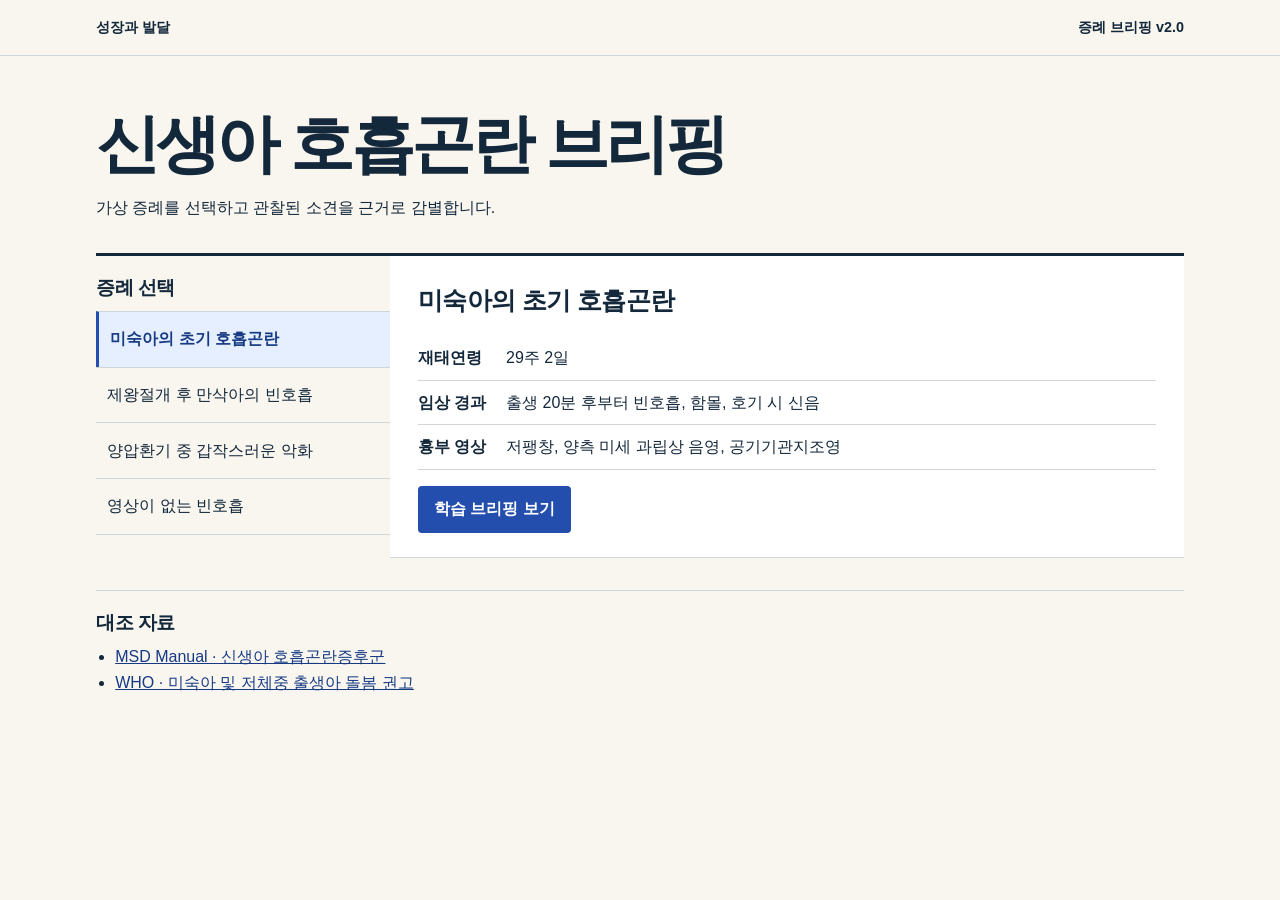
<file: index.html>
<!doctype html>
<html lang="ko">
<head>
  <meta charset="utf-8">
  <meta name="viewport" content="width=device-width, initial-scale=1">
  <title>신생아 호흡곤란 브리핑</title>
  <link rel="stylesheet" href="style.css">
  <script src="briefing.js" type="module"></script>
</head>
<body>
  <header><span>성장과 발달</span><span id="version">증례 브리핑 v2.0</span></header>
  <main>
    <h1>신생아 호흡곤란 브리핑</h1>
    <p class="intro">가상 증례를 선택하고 관찰된 소견을 근거로 감별합니다.</p>
    <div class="board">
      <nav aria-label="가상 증례">
        <h2>증례 선택</h2>
        <div id="case-list"></div>
      </nav>
      <section class="record" aria-labelledby="case-title">
        <h2 id="case-title"></h2>
        <p id="urgency" role="status" hidden></p>
        <dl id="observations"></dl>
        <p id="insufficient" role="status" hidden>정보 부족 · 영상과 기본 배경이 없어 진단의 우선순위를 정할 수 없습니다.</p>
        <button id="summarize">학습 브리핑 보기</button>
        <section id="summary" aria-live="polite" hidden></section>
      </section>
    </div>
    <section class="sources" aria-labelledby="source-title">
      <h2 id="source-title">대조 자료</h2>
      <ul id="sources"></ul>
    </section>
  </main>
</body>
</html>
</file>
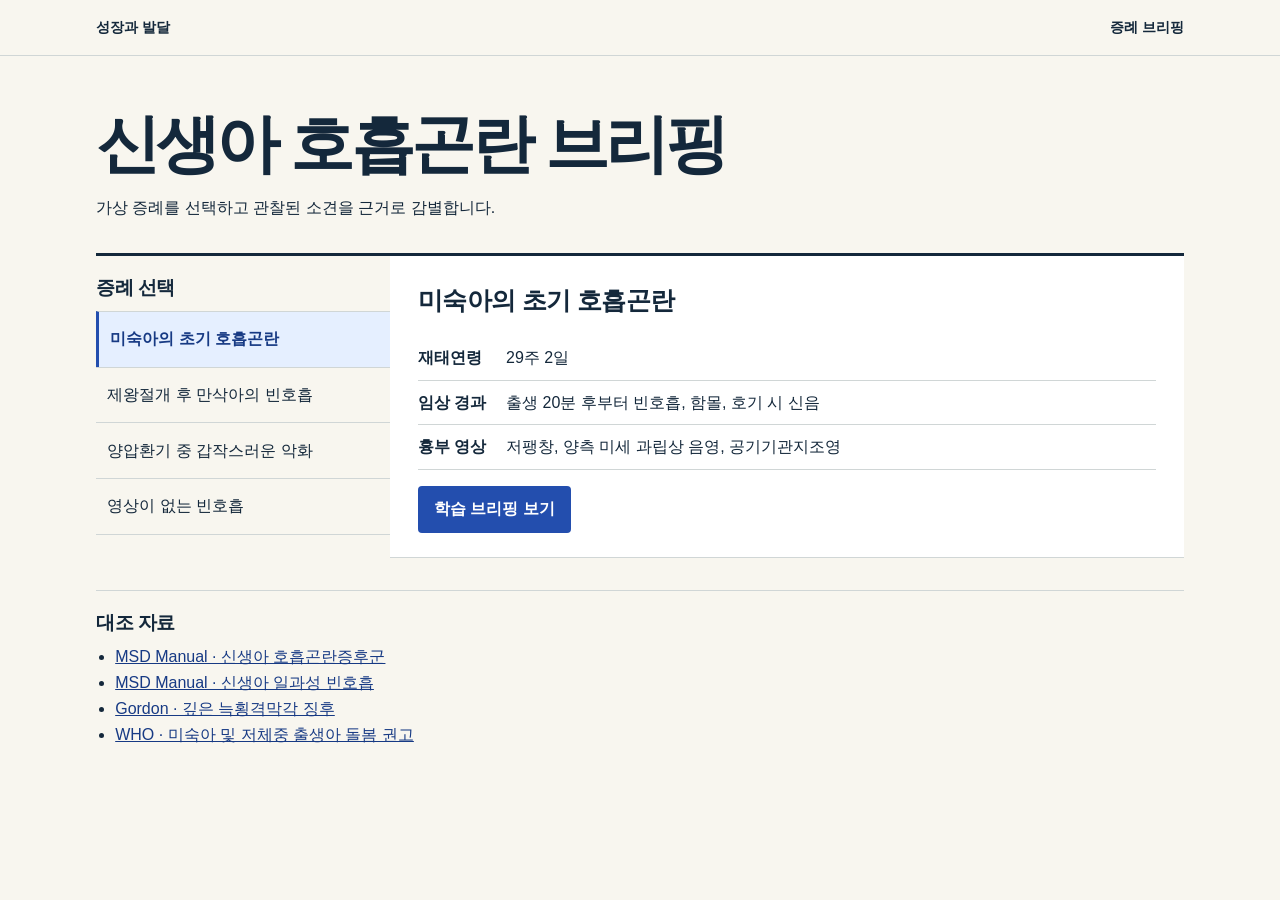
<file: v1/index.html>
<!doctype html>
<html lang="ko">
<head>
  <meta charset="utf-8">
  <meta name="viewport" content="width=device-width, initial-scale=1">
  <title>신생아 호흡곤란 브리핑</title>
  <link rel="stylesheet" href="style.css">
  <script src="briefing.js" type="module"></script>
</head>
<body>
  <header><span>성장과 발달</span><span id="version">증례 브리핑</span></header>
  <main>
    <h1>신생아 호흡곤란 브리핑</h1>
    <p class="intro">가상 증례를 선택하고 관찰된 소견을 근거로 감별합니다.</p>
    <div class="board">
      <nav aria-label="가상 증례">
        <h2>증례 선택</h2>
        <div id="case-list"></div>
      </nav>
      <section class="record" aria-labelledby="case-title">
        <h2 id="case-title"></h2>
        <p id="urgency" role="status" hidden></p>
        <dl id="observations"></dl>
        <button id="summarize">학습 브리핑 보기</button>
        <section id="summary" aria-live="polite" hidden></section>
      </section>
    </div>
    <section class="sources" aria-labelledby="source-title">
      <h2 id="source-title">대조 자료</h2>
      <ul id="sources"></ul>
    </section>
  </main>
</body>
</html>
</file>
<file: style.css>
:root {
  font-family: "Noto Sans KR", "Apple SD Gothic Neo", sans-serif;
  color: #14283b;
  background: #f8f6ef;
  line-height: 1.62;
  --blue: #234eae;
  --rule: #d0d6d6;
}
* { box-sizing: border-box; }
[hidden] { display: none !important; }
body { margin: 0; }
header { border-bottom: 1px solid var(--rule); padding: 1rem max(1.1rem, calc((100% - 68rem)/2)); display: flex; justify-content: space-between; gap: 1rem; font-size: .9rem; font-weight: 700; }
main { margin: 0 auto; width: min(calc(100% - 2.2rem), 68rem); padding: 3.25rem 0; }
h1, h2, h3, p { margin: 0; }
h1 { font-size: clamp(2.05rem,5vw,4rem); line-height: 1.14; letter-spacing: -.06em; }
h2 { font-size: 1.2rem; letter-spacing: -.025em; }
h3 { font-size: 1rem; }
.intro { margin-top: .85rem; }
.board { margin-top: 2rem; display: grid; grid-template-columns: minmax(12rem, 1fr) minmax(0, 2.7fr); border-top: 3px solid #14283b; }
nav { padding: 1rem 0; }
nav h2 { margin-bottom: .5rem; }
nav button { background: transparent; border: 0; border-top: 1px solid var(--rule); width: 100%; padding: .9rem .7rem; text-align: left; font-size: 1rem; color: inherit; }
nav button:last-child { border-bottom: 1px solid var(--rule); }
nav button[aria-pressed=true] { background: #e5efff; border-left: 3px solid var(--blue); color: #173a84; font-weight: 700; }
.record { background: #fff; border-bottom: 1px solid var(--rule); padding: 1.5rem 1.75rem; }
.record > h2 { font-size: 1.56rem; }
dl { display: grid; grid-template-columns: 5.5rem 1fr; }
dt, dd { border-bottom: 1px solid var(--rule); padding: .55rem 0; margin: 0; }
dt { font-weight: 700; }
button { cursor: pointer; font: inherit; }
a { color: #173a84; }
:focus-visible { outline: 3px solid #234eae; outline-offset: 3px; }
#summarize { padding: .66rem 1rem; background: var(--blue); color: white; border: 0; border-radius: .25rem; font-weight: 700; }
#summary { margin-top: 1.5rem; }
#summary section { border-top: 1px solid var(--rule); margin-top: .65rem; padding-top: .65rem; }
#summary p { max-width: 63ch; }
#urgency { background: #f9e9e8; color: #861d24; border-left: 3px solid #a3242c; margin-top: .85rem; padding: .6rem; font-weight: 700; }
.sources { border-top: 1px solid var(--rule); margin-top: 2rem; padding-top: 1rem; }
.sources ul { margin: .4rem 0 0; padding-left: 1.2rem; }
@media(max-width: 640px) {
  main { padding-top: 1.8rem; }
  .board { grid-template-columns: 1fr; }
  .record { padding-inline: 1rem; }
  dl { grid-template-columns: 4.75rem 1fr; }
}

#insufficient { margin: .7rem 0 1rem; border-left: 3px solid #8a531d; background: #fff2dc; padding: .6rem; color: #663c15; font-weight: 700; }

#summary details { margin-top: 1rem; padding: .7rem; background: #f0f4f9; }
#summary summary { cursor: pointer; font-weight: 700; }
#summary details p { margin-top: .55rem; }
</file>
<file: v1/style.css>
:root {
  font-family: "Noto Sans KR", "Apple SD Gothic Neo", sans-serif;
  color: #14283b;
  background: #f8f6ef;
  line-height: 1.62;
  --blue: #234eae;
  --rule: #d0d6d6;
}
* { box-sizing: border-box; }
[hidden] { display: none !important; }
body { margin: 0; }
header { border-bottom: 1px solid var(--rule); padding: 1rem max(1.1rem, calc((100% - 68rem)/2)); display: flex; justify-content: space-between; gap: 1rem; font-size: .9rem; font-weight: 700; }
main { margin: 0 auto; width: min(calc(100% - 2.2rem), 68rem); padding: 3.25rem 0; }
h1, h2, h3, p { margin: 0; }
h1 { font-size: clamp(2.05rem,5vw,4rem); line-height: 1.14; letter-spacing: -.06em; }
h2 { font-size: 1.2rem; letter-spacing: -.025em; }
h3 { font-size: 1rem; }
.intro { margin-top: .85rem; }
.board { margin-top: 2rem; display: grid; grid-template-columns: minmax(12rem, 1fr) minmax(0, 2.7fr); border-top: 3px solid #14283b; }
nav { padding: 1rem 0; }
nav h2 { margin-bottom: .5rem; }
nav button { background: transparent; border: 0; border-top: 1px solid var(--rule); width: 100%; padding: .9rem .7rem; text-align: left; font-size: 1rem; color: inherit; }
nav button:last-child { border-bottom: 1px solid var(--rule); }
nav button[aria-pressed=true] { background: #e5efff; border-left: 3px solid var(--blue); color: #173a84; font-weight: 700; }
.record { background: #fff; border-bottom: 1px solid var(--rule); padding: 1.5rem 1.75rem; }
.record > h2 { font-size: 1.56rem; }
dl { display: grid; grid-template-columns: 5.5rem 1fr; }
dt, dd { border-bottom: 1px solid var(--rule); padding: .55rem 0; margin: 0; }
dt { font-weight: 700; }
button { cursor: pointer; font: inherit; }
a { color: #173a84; }
:focus-visible { outline: 3px solid #234eae; outline-offset: 3px; }
#summarize { padding: .66rem 1rem; background: var(--blue); color: white; border: 0; border-radius: .25rem; font-weight: 700; }
#summary { margin-top: 1.5rem; }
#summary section { border-top: 1px solid var(--rule); margin-top: .65rem; padding-top: .65rem; }
#summary p { max-width: 63ch; }
#urgency { background: #f9e9e8; color: #861d24; border-left: 3px solid #a3242c; margin-top: .85rem; padding: .6rem; font-weight: 700; }
.sources { border-top: 1px solid var(--rule); margin-top: 2rem; padding-top: 1rem; }
.sources ul { margin: .4rem 0 0; padding-left: 1.2rem; }
@media(max-width: 640px) {
  main { padding-top: 1.8rem; }
  .board { grid-template-columns: 1fr; }
  .record { padding-inline: 1rem; }
  dl { grid-template-columns: 4.75rem 1fr; }
}

#summary details { margin-top: 1rem; padding: .7rem; background: #f0f4f9; }
#summary summary { cursor: pointer; font-weight: 700; }
#summary details p { margin-top: .55rem; }
</file>
